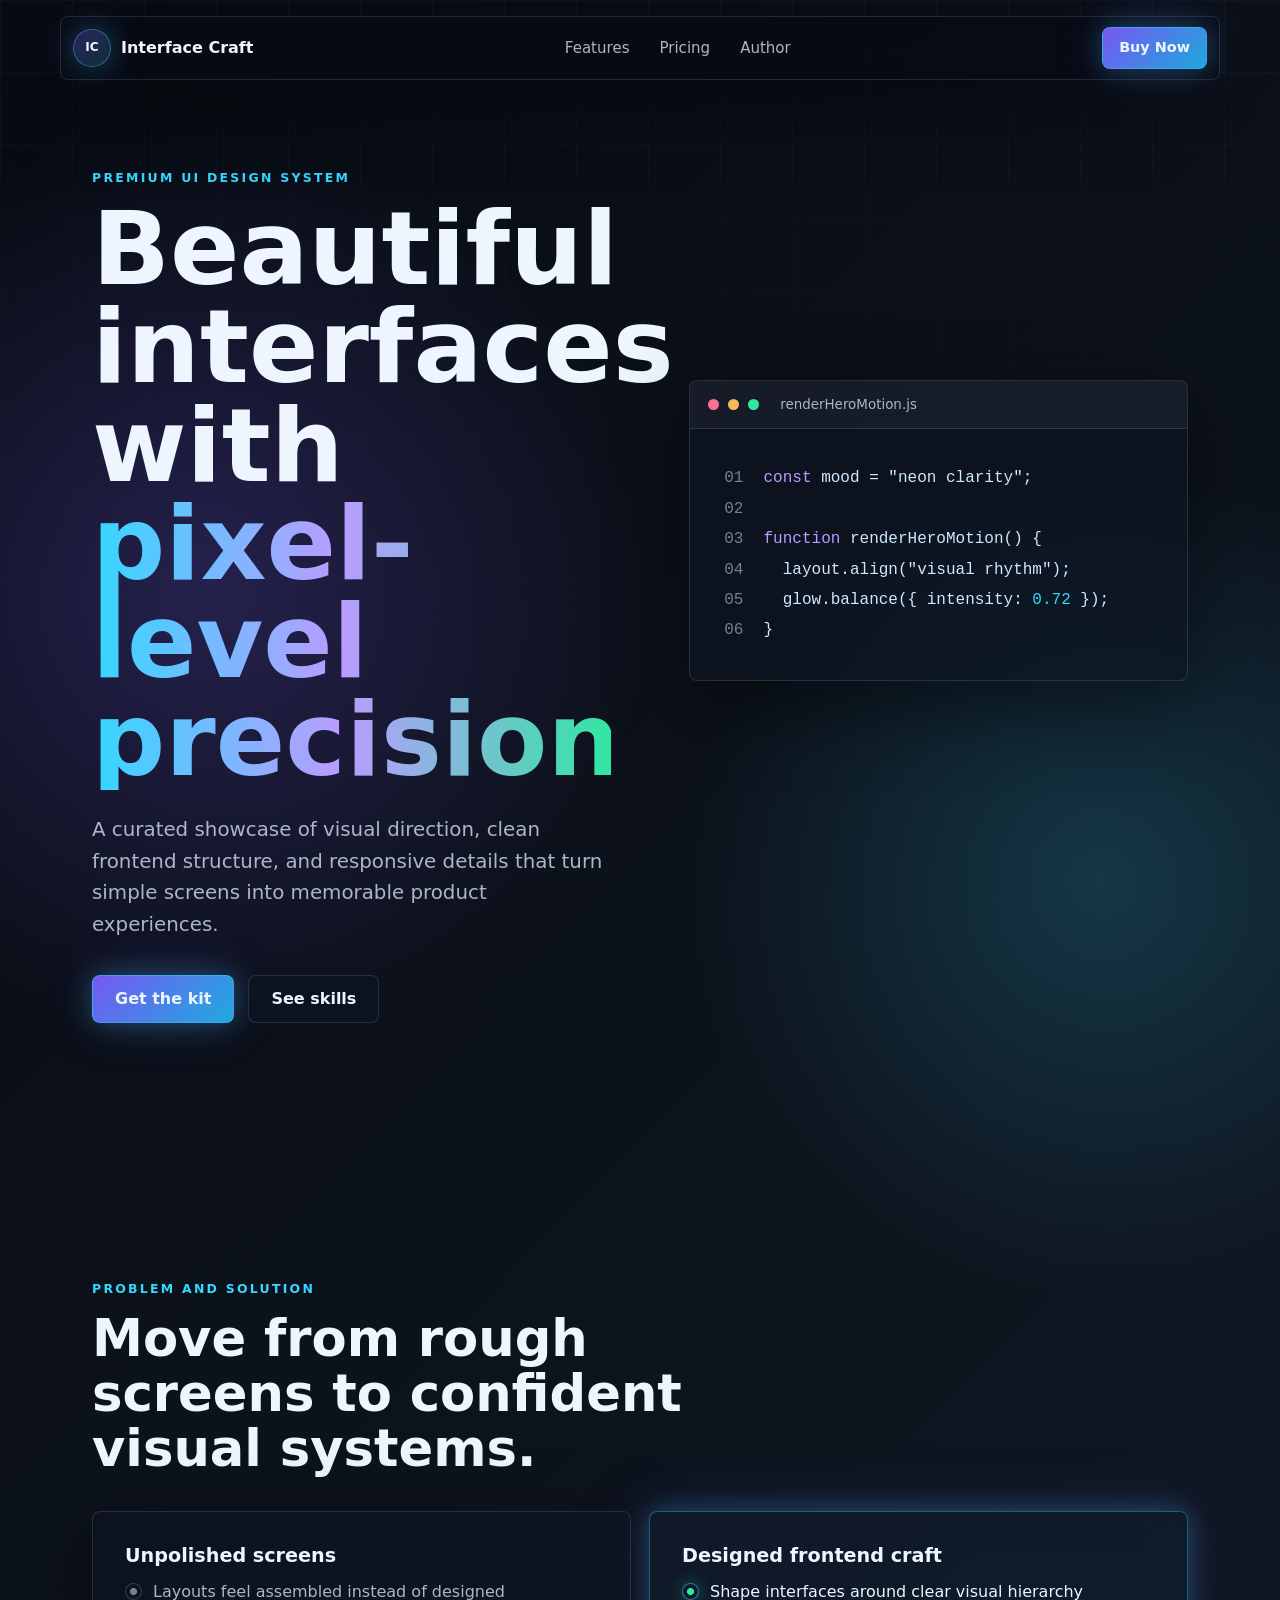
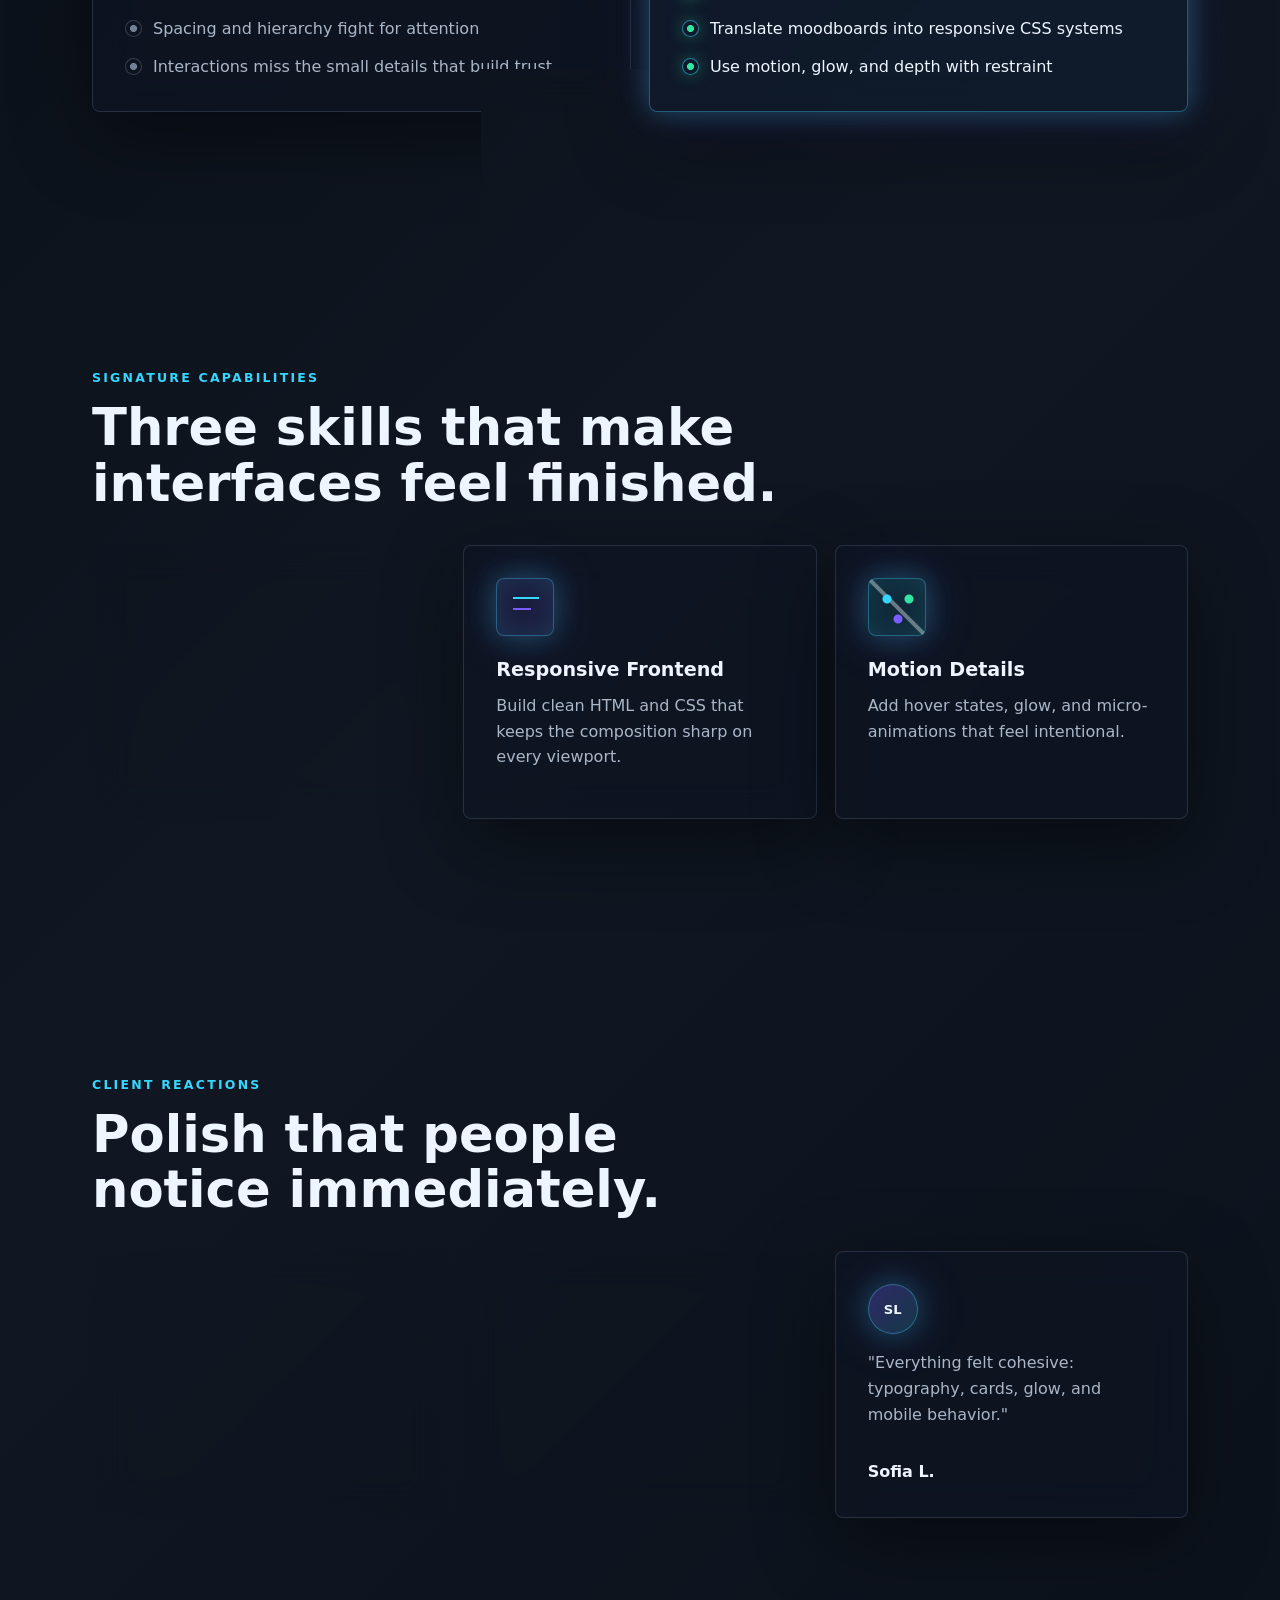
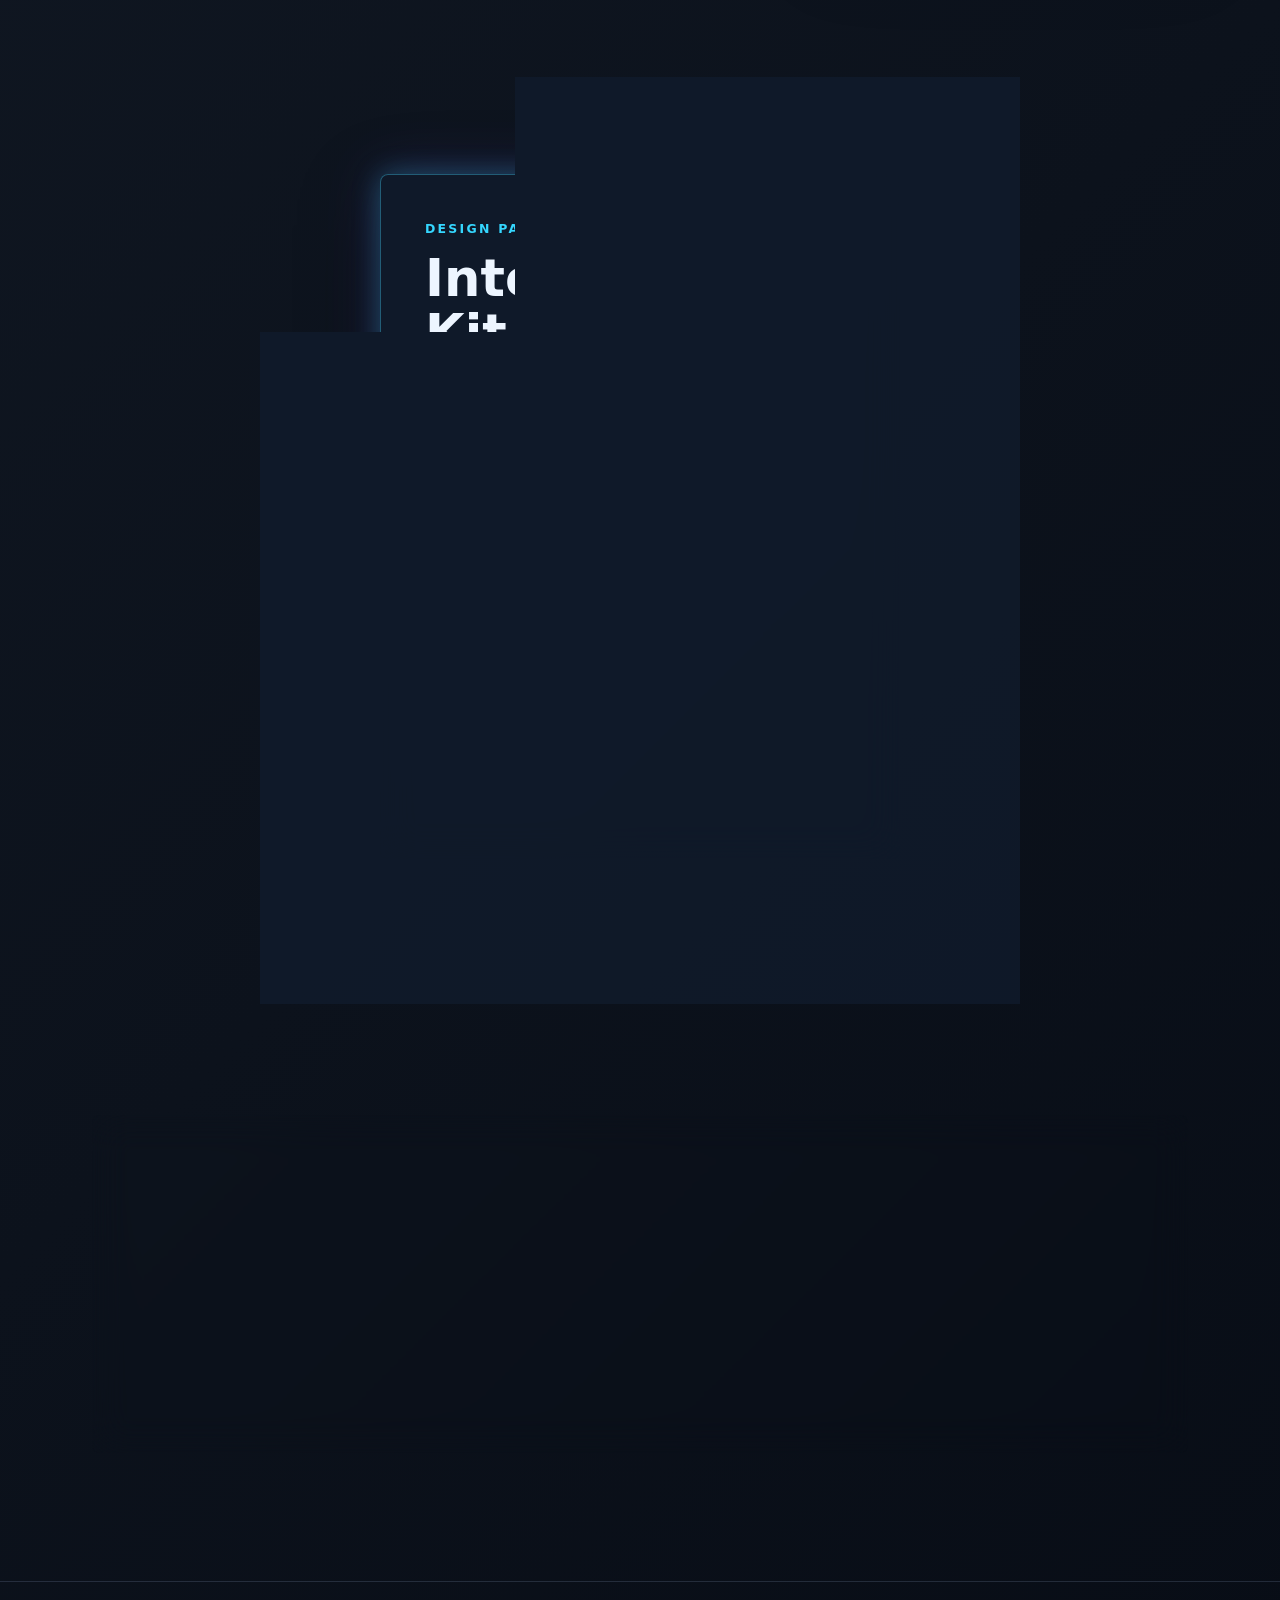
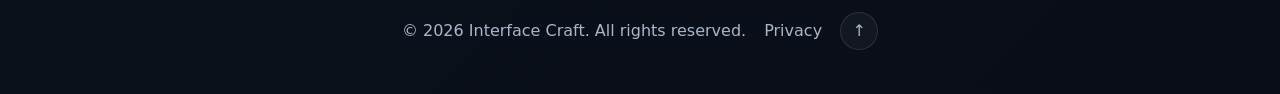
<file: index.html>
<!doctype html>
<html lang="en">
  <head>
    <meta charset="utf-8" />
    <meta name="viewport" content="width=device-width, initial-scale=1" />
    <title>Interface Craft - Premium UI Design Kit</title>
    <meta
      name="description"
      content="Interface Craft presents polished UI design, responsive layout systems, and production-ready frontend details for modern digital products."
    />
    <link rel="stylesheet" href="styles.css" />
  </head>
  <body>
    <header class="site-header" id="top">
      <nav class="nav-shell" aria-label="Primary navigation">
        <a class="brand" href="#top" aria-label="Interface Craft home">
          <span class="brand-mark" aria-hidden="true">IC</span>
          <span>Interface Craft</span>
        </a>
        <div class="nav-links" aria-label="Section links">
          <a href="#features">Features</a>
          <a href="#pricing">Pricing</a>
          <a href="#author">Author</a>
        </div>
        <a class="button button-small button-glow" href="#pricing">Buy Now</a>
      </nav>
    </header>

    <main>
      <section class="hero section-pad" aria-labelledby="hero-title">
        <div class="hero-copy">
          <p class="eyebrow">Premium UI design system</p>
          <h1 id="hero-title">
            Beautiful interfaces with
            <span class="gradient-text">pixel-level precision.</span>
          </h1>
          <p class="hero-lede">
            A curated showcase of visual direction, clean frontend structure,
            and responsive details that turn simple screens into memorable
            product experiences.
          </p>
          <div class="hero-actions" aria-label="Purchase actions">
            <a class="button button-glow" href="#pricing">Get the kit</a>
            <a class="button button-ghost" href="#features">See skills</a>
          </div>
        </div>

        <div class="hero-visual" aria-label="Code editor preview">
          <div class="editor-frame">
            <div class="editor-topbar">
              <span class="dot dot-red"></span>
              <span class="dot dot-gold"></span>
              <span class="dot dot-green"></span>
              <span class="file-name">renderHeroMotion.js</span>
            </div>
            <pre><code class="code-grid"><span class="code-line"><span class="code-muted">01</span><span><span class="code-key">const</span> mood = "neon clarity";</span></span><span class="code-line"><span class="code-muted">02</span><span></span></span><span class="code-line"><span class="code-muted">03</span><span><span class="code-key">function</span> renderHeroMotion() {</span></span><span class="code-line"><span class="code-muted">04</span><span>  layout.align("visual rhythm");</span></span><span class="code-line"><span class="code-muted">05</span><span>  glow.balance({ intensity: <span class="code-cyan">0.72</span> });</span></span><span class="code-line"><span class="code-muted">06</span><span>}</span></span></code></pre>
          </div>
        </div>
      </section>

      <section class="contrast section-pad" aria-labelledby="contrast-title">
        <div class="section-heading">
          <p class="eyebrow">Problem and solution</p>
          <h2 id="contrast-title">Move from rough screens to confident visual systems.</h2>
        </div>
        <div class="contrast-grid">
          <article class="glass-panel">
            <h3>Unpolished screens</h3>
            <ul class="signal-list muted-list">
              <li>Layouts feel assembled instead of designed</li>
              <li>Spacing and hierarchy fight for attention</li>
              <li>Interactions miss the small details that build trust</li>
            </ul>
          </article>
          <article class="glass-panel featured-panel">
            <h3>Designed frontend craft</h3>
            <ul class="signal-list">
              <li>Shape interfaces around clear visual hierarchy</li>
              <li>Translate moodboards into responsive CSS systems</li>
              <li>Use motion, glow, and depth with restraint</li>
            </ul>
          </article>
        </div>
      </section>

      <section class="features section-pad" id="features" aria-labelledby="features-title">
        <div class="section-heading">
          <p class="eyebrow">Signature capabilities</p>
          <h2 id="features-title">Three skills that make interfaces feel finished.</h2>
        </div>
        <div class="feature-grid">
          <article class="feature-card">
            <div class="icon-box cursor-icon" aria-hidden="true"></div>
            <h3>Interface Direction</h3>
            <p>Define mood, contrast, spacing, and hierarchy before the first section ships.</p>
          </article>
          <article class="feature-card">
            <div class="icon-box prompt-icon" aria-hidden="true"></div>
            <h3>Responsive Frontend</h3>
            <p>Build clean HTML and CSS that keeps the composition sharp on every viewport.</p>
          </article>
          <article class="feature-card">
            <div class="icon-box api-icon" aria-hidden="true"></div>
            <h3>Motion Details</h3>
            <p>Add hover states, glow, and micro-animations that feel intentional.</p>
          </article>
        </div>
      </section>

      <section class="testimonials section-pad" aria-labelledby="testimonials-title">
        <div class="section-heading">
          <p class="eyebrow">Client reactions</p>
          <h2 id="testimonials-title">Polish that people notice immediately.</h2>
        </div>
        <div class="testimonial-grid">
          <article class="review-card">
            <div class="avatar" aria-hidden="true">AM</div>
            <p>"The first screen finally looked like a real product, not a template with colors changed."</p>
            <strong>Ari M.</strong>
          </article>
          <article class="review-card">
            <div class="avatar" aria-hidden="true">JK</div>
            <p>"The layout, animation, and spacing gave the whole landing page a premium feel."</p>
            <strong>Jordan K.</strong>
          </article>
          <article class="review-card">
            <div class="avatar" aria-hidden="true">SL</div>
            <p>"Everything felt cohesive: typography, cards, glow, and mobile behavior."</p>
            <strong>Sofia L.</strong>
          </article>
        </div>
      </section>

      <section class="pricing section-pad" id="pricing" aria-labelledby="pricing-title">
        <div class="pricing-card">
          <span class="popular-tag">Most Popular</span>
          <p class="eyebrow">Design package</p>
          <h2 id="pricing-title">Interface Craft Kit</h2>
          <p class="price">$49</p>
          <p class="pricing-copy">
            A compact visual system for creators who want modern pages with
            strong hierarchy, polished components, and frontend-ready details.
          </p>
          <ul class="signal-list">
            <li>Hero, feature, pricing, and author sections</li>
            <li>Reusable glassmorphism component patterns</li>
            <li>Responsive layout rules for desktop and mobile</li>
            <li>Motion and hover interaction recipes</li>
            <li>Editable color and typography tokens</li>
          </ul>
          <a class="button checkout-button" href="#" aria-label="Checkout for Interface Craft Kit">
            Checkout Now
          </a>
        </div>
      </section>

      <section class="author section-pad" id="author" aria-labelledby="author-title">
        <article class="author-card">
          <div class="author-photo" aria-hidden="true">PX</div>
          <div>
            <p class="eyebrow">About the creator</p>
            <h2 id="author-title">Designed by a frontend-focused visual builder.</h2>
            <p>
              Interface Craft is shaped by someone who pairs visual design taste
              with production markup, turning clean ideas into screens that feel
              deliberate, responsive, and ready to present.
            </p>
            <div class="social-links" aria-label="Author social links">
              <a href="#" aria-label="Author website">&nearr;</a>
              <a href="#" aria-label="Author GitHub">GH</a>
              <a href="#" aria-label="Author profile">IN</a>
            </div>
          </div>
        </article>
      </section>
    </main>

    <footer class="site-footer">
      <p>&copy; <span id="year"></span> Interface Craft. All rights reserved.</p>
      <a href="#">Privacy</a>
      <a class="back-to-top" href="#top" aria-label="Back to top">&uarr;</a>
    </footer>

    <script src="script.js"></script>
  </body>
</html>
</file>
<file: styles.css>
:root {
  --bg: #070b12;
  --bg-soft: #0d1420;
  --panel: rgba(14, 22, 35, 0.68);
  --panel-strong: rgba(17, 28, 45, 0.82);
  --line: rgba(155, 178, 215, 0.18);
  --line-bright: rgba(71, 214, 255, 0.36);
  --text: #edf5ff;
  --muted: #aab7c9;
  --muted-2: #738196;
  --indigo: #7c5cff;
  --cyan: #35d7ff;
  --emerald: #32e6a1;
  --warm: #f6ba5b;
  --danger: #ff6f91;
  --shadow: 0 24px 80px rgba(0, 0, 0, 0.45);
  --glow: 0 0 28px rgba(53, 215, 255, 0.28), 0 0 54px rgba(124, 92, 255, 0.2);
  --radius: 8px;
  --font: Inter, ui-sans-serif, system-ui, -apple-system, BlinkMacSystemFont, "Segoe UI", sans-serif;
}

* {
  box-sizing: border-box;
}

html {
  scroll-behavior: smooth;
}

body {
  min-width: 320px;
  margin: 0;
  color: var(--text);
  font-family: var(--font);
  line-height: 1.6;
  background:
    radial-gradient(circle at 16% 12%, rgba(124, 92, 255, 0.24), transparent 28rem),
    radial-gradient(circle at 86% 18%, rgba(53, 215, 255, 0.18), transparent 26rem),
    linear-gradient(135deg, var(--bg), #101722 45%, #080d16);
}

body::before {
  position: fixed;
  inset: 0;
  z-index: -1;
  pointer-events: none;
  content: "";
  background-image:
    linear-gradient(rgba(255, 255, 255, 0.03) 1px, transparent 1px),
    linear-gradient(90deg, rgba(255, 255, 255, 0.03) 1px, transparent 1px);
  background-size: 72px 72px;
  mask-image: linear-gradient(to bottom, rgba(0, 0, 0, 0.9), transparent 85%);
}

a {
  color: inherit;
  text-decoration: none;
}

.site-header {
  position: sticky;
  top: 0;
  z-index: 10;
  padding: 16px clamp(16px, 4vw, 48px);
}

.nav-shell {
  display: flex;
  align-items: center;
  justify-content: space-between;
  max-width: 1160px;
  min-height: 64px;
  margin: 0 auto;
  padding: 10px 12px;
  border: 1px solid var(--line);
  border-radius: var(--radius);
  background: rgba(7, 11, 18, 0.72);
  box-shadow: var(--shadow);
  backdrop-filter: blur(18px);
}

.site-header.is-elevated .nav-shell {
  border-color: rgba(53, 215, 255, 0.28);
  box-shadow: 0 18px 64px rgba(0, 0, 0, 0.58), 0 0 34px rgba(53, 215, 255, 0.08);
}

.brand,
.nav-links,
.hero-actions,
.social-links,
.site-footer {
  display: flex;
  align-items: center;
}

.brand {
  gap: 10px;
  min-width: 0;
  font-weight: 800;
  letter-spacing: 0;
}

.brand-mark,
.avatar,
.author-photo {
  display: inline-grid;
  place-items: center;
  border: 1px solid var(--line-bright);
  background: linear-gradient(135deg, rgba(124, 92, 255, 0.32), rgba(53, 215, 255, 0.18));
  box-shadow: var(--glow);
}

.brand-mark {
  width: 38px;
  height: 38px;
  border-radius: 50%;
  font-size: 0.76rem;
}

.nav-links {
  gap: clamp(14px, 3vw, 30px);
  color: var(--muted);
  font-size: 0.94rem;
}

.nav-links a {
  transition: color 180ms ease, text-shadow 180ms ease;
}

.nav-links a:hover {
  color: var(--text);
  text-shadow: 0 0 16px rgba(53, 215, 255, 0.55);
}

.button {
  display: inline-flex;
  align-items: center;
  justify-content: center;
  min-height: 48px;
  padding: 0 22px;
  border: 1px solid rgba(53, 215, 255, 0.4);
  border-radius: var(--radius);
  color: var(--text);
  font-weight: 800;
  background: linear-gradient(135deg, rgba(124, 92, 255, 0.95), rgba(35, 196, 255, 0.86));
  box-shadow: var(--glow);
  transition: transform 180ms ease, box-shadow 180ms ease, border-color 180ms ease;
}

.button:hover,
.button:focus-visible {
  transform: translateY(-2px);
  border-color: rgba(255, 255, 255, 0.56);
  box-shadow: 0 0 34px rgba(53, 215, 255, 0.42), 0 0 76px rgba(124, 92, 255, 0.28);
}

.button-small {
  min-height: 42px;
  padding: 0 16px;
  font-size: 0.9rem;
}

.button-ghost {
  background: rgba(13, 20, 32, 0.72);
  border-color: var(--line);
  box-shadow: none;
}

.section-pad {
  max-width: 1160px;
  margin: 0 auto;
  padding: clamp(72px, 11vw, 128px) clamp(18px, 4vw, 32px);
}

.hero {
  display: grid;
  grid-template-columns: minmax(0, 1.02fr) minmax(320px, 0.98fr);
  gap: clamp(34px, 7vw, 78px);
  align-items: center;
  min-height: calc(100vh - 96px);
  padding-top: clamp(40px, 7vw, 72px);
}

.eyebrow {
  margin: 0 0 12px;
  color: var(--cyan);
  font-size: 0.78rem;
  font-weight: 800;
  letter-spacing: 0.18em;
  text-transform: uppercase;
}

h1,
h2,
h3,
p {
  margin-top: 0;
}

h1 {
  max-width: 780px;
  margin-bottom: 24px;
  font-size: clamp(2.8rem, 8vw, 6.4rem);
  line-height: 0.96;
  letter-spacing: 0;
}

h2 {
  margin-bottom: 16px;
  font-size: clamp(2rem, 4vw, 3.4rem);
  line-height: 1.08;
  letter-spacing: 0;
}

h3 {
  margin-bottom: 12px;
  font-size: 1.2rem;
  line-height: 1.2;
}

.gradient-text {
  display: block;
  color: transparent;
  background: linear-gradient(90deg, var(--cyan), #b99cff 48%, var(--emerald));
  -webkit-background-clip: text;
  background-clip: text;
}

.hero-lede {
  max-width: 640px;
  color: var(--muted);
  font-size: clamp(1.06rem, 2vw, 1.24rem);
}

.hero-actions {
  flex-wrap: wrap;
  gap: 14px;
  margin-top: 34px;
}

.hero-visual {
  position: relative;
  min-height: 430px;
}

.editor-frame,
.glass-panel,
.feature-card,
.review-card,
.pricing-card,
.author-card {
  border: 1px solid var(--line);
  border-radius: var(--radius);
  background: var(--panel);
  box-shadow: var(--shadow);
  backdrop-filter: blur(18px);
}

.editor-frame {
  position: relative;
  z-index: 1;
  overflow: hidden;
  animation: floatFrame 6s ease-in-out infinite;
}

.editor-frame::after {
  position: absolute;
  inset: 0;
  pointer-events: none;
  content: "";
  background: linear-gradient(120deg, transparent, rgba(53, 215, 255, 0.12), transparent);
  transform: translateX(-100%);
  animation: scan 5s ease-in-out infinite;
}

.editor-topbar {
  display: flex;
  align-items: center;
  gap: 9px;
  min-height: 48px;
  padding: 0 18px;
  border-bottom: 1px solid var(--line);
  background: rgba(255, 255, 255, 0.04);
}

.dot {
  width: 11px;
  height: 11px;
  border-radius: 50%;
}

.dot-red {
  background: var(--danger);
}

.dot-gold {
  background: var(--warm);
}

.dot-green {
  background: var(--emerald);
}

.file-name {
  margin-left: 12px;
  color: var(--muted);
  font-size: 0.84rem;
}

pre {
  overflow: auto;
  margin: 0;
  padding: clamp(20px, 4vw, 34px);
  color: #cfe8ff;
  font-size: clamp(0.82rem, 1.7vw, 1rem);
  line-height: 1.9;
}

.code-grid {
  display: grid;
  gap: 0;
}

.code-line {
  display: grid;
  grid-template-columns: 3ch minmax(max-content, 1fr);
  gap: 1.1ch;
  min-height: 1.9em;
}

.code-muted {
  color: var(--muted-2);
}

.code-key {
  color: #b99cff;
}

.code-cyan {
  color: var(--cyan);
}

.section-heading {
  max-width: 720px;
  margin-bottom: 34px;
}

.section-heading p:last-child {
  color: var(--muted);
}

.contrast-grid,
.feature-grid,
.testimonial-grid {
  display: grid;
  gap: 18px;
}

.contrast-grid {
  grid-template-columns: repeat(2, minmax(0, 1fr));
}

.feature-grid,
.testimonial-grid {
  grid-template-columns: repeat(3, minmax(0, 1fr));
}

.glass-panel,
.feature-card,
.review-card,
.author-card {
  padding: clamp(22px, 4vw, 32px);
}

.featured-panel,
.pricing-card {
  border-color: var(--line-bright);
  background: var(--panel-strong);
  box-shadow: var(--glow), var(--shadow);
}

.signal-list {
  display: grid;
  gap: 12px;
  margin: 0;
  padding: 0;
  list-style: none;
  color: var(--text);
}

.signal-list li {
  position: relative;
  padding-left: 28px;
}

.signal-list li::before {
  position: absolute;
  left: 0;
  top: 0.25em;
  width: 15px;
  height: 15px;
  border: 1px solid rgba(53, 215, 255, 0.55);
  border-radius: 50%;
  content: "";
  background: radial-gradient(circle, var(--emerald) 0 30%, transparent 36%);
  box-shadow: 0 0 16px rgba(50, 230, 161, 0.34);
}

.muted-list {
  color: var(--muted);
}

.muted-list li::before {
  background: radial-gradient(circle, var(--muted-2) 0 30%, transparent 36%);
  border-color: rgba(170, 183, 201, 0.26);
  box-shadow: none;
}

.feature-card,
.review-card {
  transition: transform 180ms ease, border-color 180ms ease, box-shadow 180ms ease;
}

.feature-card:hover,
.review-card:hover {
  transform: translateY(-8px);
  border-color: var(--line-bright);
  box-shadow: var(--glow), var(--shadow);
}

.icon-box {
  width: 58px;
  height: 58px;
  margin-bottom: 22px;
  border: 1px solid var(--line-bright);
  border-radius: var(--radius);
  background: rgba(53, 215, 255, 0.1);
  box-shadow: inset 0 0 28px rgba(53, 215, 255, 0.12), var(--glow);
}

.cursor-icon {
  clip-path: polygon(12% 8%, 86% 50%, 56% 59%, 72% 91%, 56% 98%, 41% 67%, 18% 88%);
}

.prompt-icon {
  background:
    linear-gradient(var(--cyan), var(--cyan)) 16px 18px / 26px 2px no-repeat,
    linear-gradient(var(--indigo), var(--indigo)) 16px 29px / 18px 2px no-repeat,
    rgba(124, 92, 255, 0.13);
}

.api-icon {
  background:
    radial-gradient(circle at 18px 20px, var(--cyan) 0 4px, transparent 5px),
    radial-gradient(circle at 40px 20px, var(--emerald) 0 4px, transparent 5px),
    radial-gradient(circle at 29px 40px, var(--indigo) 0 4px, transparent 5px),
    linear-gradient(45deg, transparent 47%, rgba(255, 255, 255, 0.38) 48% 52%, transparent 53%),
    rgba(53, 215, 255, 0.1);
}

.feature-card p,
.review-card p,
.author-card p,
.pricing-copy {
  color: var(--muted);
}

.review-card {
  display: grid;
  gap: 16px;
}

.avatar {
  width: 50px;
  height: 50px;
  border-radius: 50%;
  color: var(--text);
  font-size: 0.82rem;
  font-weight: 900;
}

.pricing {
  display: grid;
  place-items: center;
}

.pricing-card {
  position: relative;
  width: min(100%, 520px);
  padding: clamp(28px, 5vw, 44px);
}

.popular-tag {
  position: absolute;
  top: 18px;
  right: 18px;
  padding: 7px 10px;
  border: 1px solid rgba(50, 230, 161, 0.42);
  border-radius: 999px;
  color: #dfffee;
  font-size: 0.76rem;
  font-weight: 900;
  background: rgba(50, 230, 161, 0.14);
}

.price {
  margin-bottom: 12px;
  font-size: clamp(3.5rem, 8vw, 5rem);
  font-weight: 900;
  line-height: 1;
}

.checkout-button {
  width: 100%;
  margin-top: 28px;
  animation: pulseGlow 2.8s ease-in-out infinite;
}

.author-card {
  display: grid;
  grid-template-columns: 136px minmax(0, 1fr);
  gap: 28px;
  align-items: center;
}

.author-photo {
  width: 136px;
  height: 136px;
  border-radius: 50%;
  font-size: 1.8rem;
  font-weight: 900;
}

.social-links {
  gap: 10px;
  margin-top: 24px;
}

.social-links a,
.back-to-top {
  display: inline-grid;
  place-items: center;
  width: 38px;
  height: 38px;
  border: 1px solid var(--line);
  border-radius: 50%;
  color: var(--muted);
  background: rgba(255, 255, 255, 0.04);
  transition: color 180ms ease, border-color 180ms ease, transform 180ms ease;
}

.social-links a:hover,
.back-to-top:hover {
  color: var(--text);
  border-color: var(--line-bright);
  transform: translateY(-2px);
}

.site-footer {
  justify-content: center;
  flex-wrap: wrap;
  gap: 18px;
  padding: 30px 18px 44px;
  color: var(--muted);
  border-top: 1px solid var(--line);
}

.site-footer p {
  margin: 0;
}

@keyframes floatFrame {
  0%,
  100% {
    transform: translateY(0);
  }
  50% {
    transform: translateY(-12px);
  }
}

@keyframes scan {
  0%,
  45% {
    transform: translateX(-100%);
  }
  80%,
  100% {
    transform: translateX(100%);
  }
}

@keyframes pulseGlow {
  0%,
  100% {
    box-shadow: 0 0 26px rgba(53, 215, 255, 0.28), 0 0 54px rgba(124, 92, 255, 0.18);
  }
  50% {
    box-shadow: 0 0 38px rgba(53, 215, 255, 0.48), 0 0 82px rgba(124, 92, 255, 0.32);
  }
}

@media (max-width: 860px) {
  .nav-links {
    display: none;
  }

  .hero,
  .contrast-grid,
  .feature-grid,
  .testimonial-grid,
  .author-card {
    grid-template-columns: 1fr;
  }

  .hero {
    min-height: auto;
  }

  .hero-visual {
    min-height: 330px;
  }

  .author-card {
    text-align: center;
  }

  .author-photo,
  .social-links {
    justify-self: center;
  }
}

@media (max-width: 520px) {
  .site-header {
    padding: 10px;
  }

  .brand span:last-child {
    max-width: 120px;
    overflow: hidden;
    text-overflow: ellipsis;
    white-space: nowrap;
  }

  .button-small {
    min-height: 38px;
    padding: 0 12px;
  }

  .hero-actions .button {
    width: 100%;
  }

  .hero-visual {
    min-height: 280px;
  }

  pre {
    font-size: 0.78rem;
  }

  .popular-tag {
    position: static;
    display: inline-flex;
    margin-bottom: 18px;
  }
}

@media (prefers-reduced-motion: reduce) {
  *,
  *::before,
  *::after {
    scroll-behavior: auto !important;
    animation-duration: 0.01ms !important;
    animation-iteration-count: 1 !important;
    transition-duration: 0.01ms !important;
  }
}
</file>
